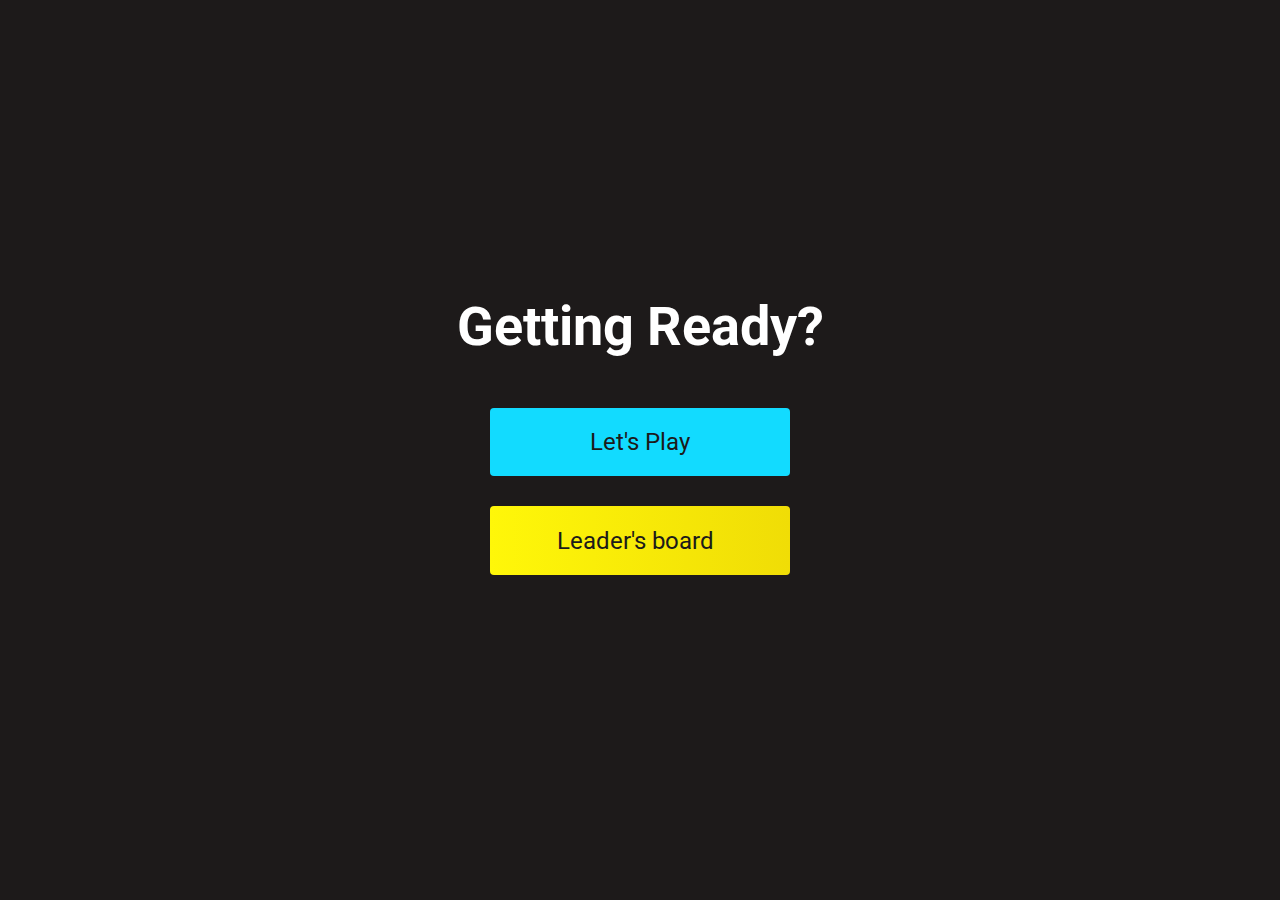
<file: index.html>
<!DOCTYPE html>
<html lang="en">
<head>
    <meta charset="UTF-8">
    <meta name="viewport" content="width=device-width, initial-scale=1.0">
    <title>Finish</title>
    <link rel="stylesheet" href="./style.css">
    <link rel="stylesheet" href="https://cdnjs.cloudflare.com/ajax/libs/font-awesome/6.6.0/css/all.min.css" integrity="sha512-Kc323vGBEqzTmouAECnVceyQqyqdsSiqLQISBL29aUW4U/M7pSPA/gEUZQqv1cwx4OnYxTxve5UMg5GT6L4JJg==" crossorigin="anonymous" referrerpolicy="no-referrer" />

</head>
<body>
    <div class="container">
        <div id="home" class="flex-column flex-center">
            <h1>Getting Ready?</h1>
            <a href="./quiz.html" class="btn">Let's Play</a>
            <a href="./highscores.html" id="leaderboard-btn" class="btn">
                Leader's board <i class="fas fa-crown"></i>
            </a>
        </div>
    </div>
    
</body>
</html>
</file>
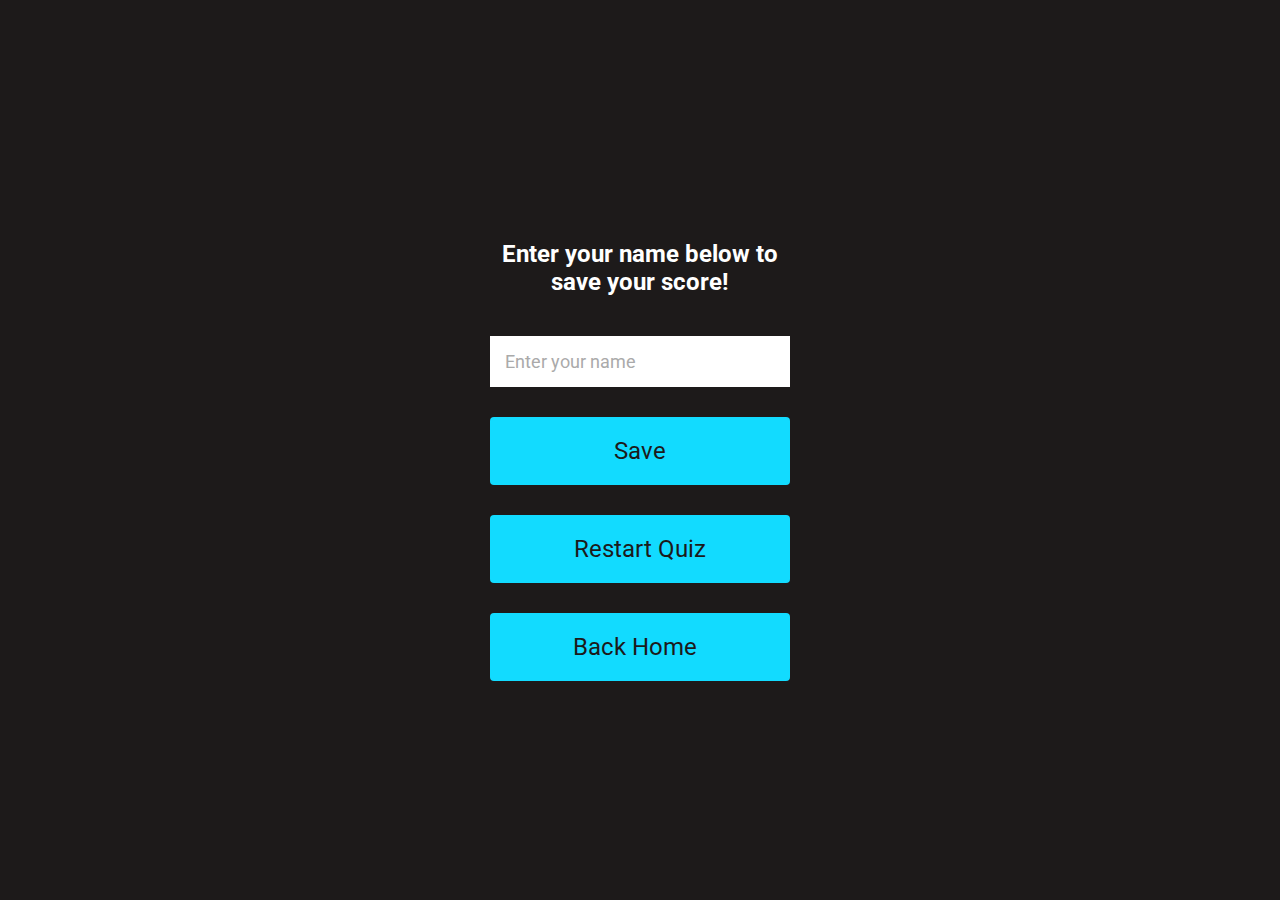
<file: end.html>
<!DOCTYPE html>
<html lang="en">
<head>
    <meta charset="UTF-8">
    <meta name="viewport" content="width=device-width, initial-scale=1.0">
    <title>Quiz Task</title>
    <link rel="stylesheet" href="./style.css">
    <link rel="stylesheet" href="https://cdnjs.cloudflare.com/ajax/libs/font-awesome/6.6.0/css/all.min.css" integrity="sha512-Kc323vGBEqzTmouAECnVceyQqyqdsSiqLQISBL29aUW4U/M7pSPA/gEUZQqv1cwx4OnYxTxve5UMg5GT6L4JJg==" crossorigin="anonymous" referrerpolicy="no-referrer" />

</head>
<body>
    <div class="container">
        <div id="finish" class="flex-center flex-column">
            <h1 id="finalscore">0</h1>
            <form class="end-form-container">
                <h2 id="end-text">Enter your name below to save your score!</h2>
                <input type="text" name="name" id="username" placeholder="Enter your name">
                <button class="btn" id="saveScoreBtn" type="submit" onclick="saveHighScore(event)" disabled>Save</button>
            </form>
            <a href="/quiz.html" class="btn">Restart Quiz</a>
            <a href="/" class="btn">Back Home<i class="fas fa-home"></i></a>
        </div>
    </div>

    <script src="end.js"></script>
</body>
</html>
</file>
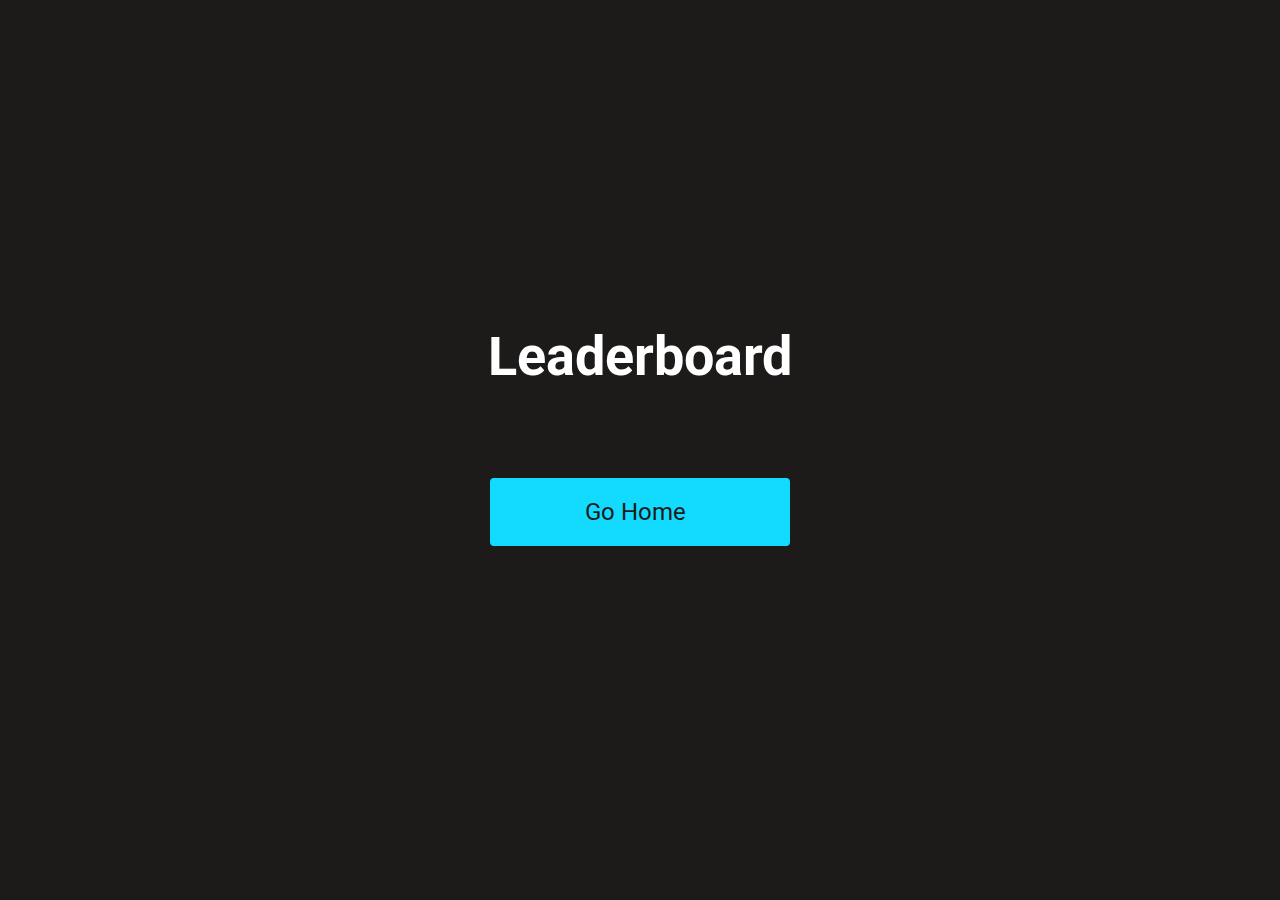
<file: highscores.html>
<!DOCTYPE html>
<html lang="en">
<head>
    <meta charset="UTF-8">
    <meta name="viewport" content="width=device-width, initial-scale=1.0">
    <title>Leader Borad</title>
    <link rel="stylesheet" href="style.css">
    <link rel="stylesheet" href="highscores.css">
    <link rel="stylesheet" href="https://cdnjs.cloudflare.com/ajax/libs/font-awesome/6.6.0/css/all.min.css" integrity="sha512-Kc323vGBEqzTmouAECnVceyQqyqdsSiqLQISBL29aUW4U/M7pSPA/gEUZQqv1cwx4OnYxTxve5UMg5GT6L4JJg==" crossorigin="anonymous" referrerpolicy="no-referrer" />

</head>
<body>

    <div class="container">
        <div id="highScores" class="flex-center flex-column">
            <h1 id="finalScore">Leaderboard</h1>
            <ul id="highScoresList"></ul>
            <a href="/" class="btn">Go Home<i class="fas fa-home"></i></a>
        </div>
    </div>
    

    <script src="/highscores.js"></script>
</body>
</html>
</file>
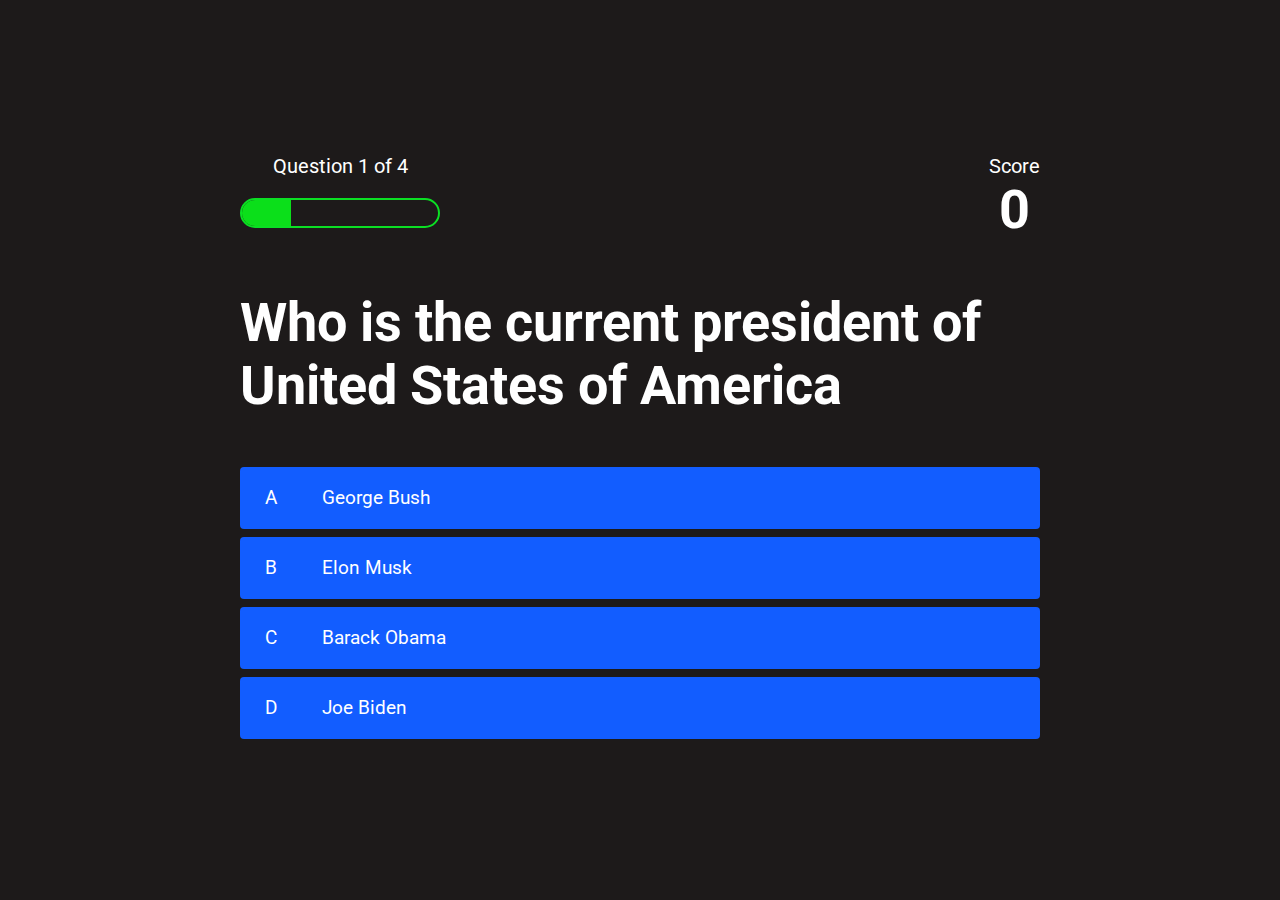
<file: quiz.html>
<!DOCTYPE html>
<html lang="en">
<head>
    <meta charset="UTF-8">
    <meta name="viewport" content="width=device-width, initial-scale=1.0">
    <title>Quiz Page</title>
    <link rel="stylesheet" href="./style.css">
    <link rel="stylesheet" href="./quiz.css">
</head>
<body>
    <div class="container">
        <div id="quiz" class="justify-center flex-column">

            <div id="hud">
                <div class="hud-item">
                    <p id="progressText" class="hud-prefix">
                        Question
                    </p>
                    <div id="progressBar">
                        <div id="progressBarFull"></div>
                    </div>
                </div>

                <div class="hud-item">
                    <p class="hud-prefix">
                        Score
                    </p>
                    <h1 class="hud-main-text" id="score">
                        0
                    </h1>
                </div>
            </div>

            <h1 id="question">What is the answer to the question</h1>
            <div class="choice-container">
                <p class="choice-prefix">A</p>
                <p class="choice-text" data-number="1">Choice</p>
            </div>

            <div class="choice-container">
                <p class="choice-prefix">B</p>
                <p class="choice-text" data-number="2">Choice 2</p>
            </div>

            <div class="choice-container">
                <p class="choice-prefix">C</p>
                <p class="choice-text" data-number="3">Choice 3</p>
            </div>

            <div class="choice-container">
                <p class="choice-prefix">D</p>
                <p class="choice-text" data-number="4">Choice 4</p>
            </div>

        </div>
    </div>

    <script src="quiz.js"></script>
</body>
</html>
</file>
<file: style.css>
@import url('https://fonts.googleapis.com/css2?family=Lato:ital,wght@0,100;0,300;0,400;0,700;0,900;1,100;1,300;1,400;1,700;1,900&family=Roboto:ital,wght@0,100;0,300;0,400;0,500;0,700;0,900;1,100;1,300;1,400;1,500;1,700;1,900&display=swap');

:root {
    background-color: rgba(29, 26, 26);
}

* {
    box-sizing: border-box;
    margin: 0;
    padding: 0;
    font-size: 62.5%;
    font-family: "Roboto", sans-serif;
}

h1 {
    font-size: 5.4rem;
    color: #fff;
    margin-bottom: 5rem;
}

h2 {
    font-size: 4.2rem;
    margin-bottom: 4rem;
}

.container {
    width: 100vw;
    height: 100vh;
    display: flex;
    justify-content: center;
    align-items: center;
    max-width: 80rem;
    margin: 0 auto;
    padding: 2rem;
}

.flex-column {
    display: flex;
    flex-direction: column;
}

.flex-center {
    justify-content: center;
    align-items: center;
}

.justify-center {
    justify-content: center;
}

.text-center {
    text-align: center;
}

.hidden {
    display: none;
}

.btn {
    font-size: 2.4rem;
    padding: 2rem 0;
    width: 30rem;
    text-align: center;
    margin-bottom: 3rem;
    text-decoration: none;
    color: rgb(28, 26, 26);
    background: linear-gradient(90deg, rgb(18, 219, 255) 0%, rgb(18, 219, 255) 100%);
    border-radius: 4px;
}

.btn:hover {
    cursor: pointer;
    box-shadow: 0 0.4rem 1.4rem 0 rgba(8, 114, 244, 0.6);
    transition: transform 150ms;
    transform: scale(1.03);
}

.btn[disabled]:hover {
    cursor: not-allowed;
    box-shadow: none;
    transform: none;
}

#leaderboard-btn {
    background: linear-gradient(90deg, rgb(255, 247, 9) 0%, rgb(240, 221, 6) 100%);
}

#leaderboard-btn:hover {
    box-shadow: 0 0.4rem 1.4rem 0 rgba(255,255,0,0.5);
}

.fa-crown {
    font-size: 2.5rem;
    margin-left: 1rem;
}

/* End Page Css */
.end-form-container {
    width: 100%;
    display: flex;
    flex-direction: column;
    align-items: center;
    max-width: 30rem;
}

input {
    margin-bottom: 1rem;
    width: 20rem;
    padding: 1.5rem;
    font-size: 1.8rem;
    border: none;
    box-sizing: 0 0.1rem 1.4rem 0 rgba(85, 185, 235, 0.5);
}

input::placeholder {
    color: #aaa;
}

#username {
    margin-bottom: 3rem;
    width: 100%;
    outline: none;
}

#end-text {
    font-size: 2.4rem;
    color: #fff;
    text-align: center;
}

#saveScoreBtn {
    border: none;
}

.fa-home {
    margin-left: 1rem;
    font-size: 2rem;
    color: rgb(28, 26, 26);
}
</file>
<file: highscores.css>
body {
    color: #fff;
 }

 #highScoresList {
    list-style: none;
    margin-bottom: 4rem;
 }

 .high-score {
    font-size: 2.8rem;
    margin-bottom: 0.5rem;
 }
</file>
<file: quiz.css>
body {
    color: #fff;
}

.choice-container {
    display: flex;
    margin-bottom: 0.8rem;
    width: 100%;
    border-radius: 4px;
    background: rgb(18, 93, 255);
    font-size: 3rem;
    min-width: 80rem;
}

.choice-container:hover {
    cursor: pointer;
    box-shadow: 0 0.4rem 1.4rem 0 rgba(6, 103, 247, 0.5);
    transform: scale(1.02);
    transform: transform 100ms;
}

.choice-prefix {
    padding: 2rem 2.5rem;
    color: white;
}

.choice-text {
    padding: 2rem;
    width: 100%;
}

.correct {
    background: linear-gradient(32deg, rgba(11,223,36) 0%, rgb(41, 232, 111) 100%);
}

.incorrect {
    background: linear-gradient(32deg, rgba(230,29,29,1) 0%, rgb(224,11,11,1) 100%);
}

/* Heads up Display*/

#hud {
    display: flex;
    justify-content: space-between;
}

.hud-prefix {
    text-align: center;
    font-size: 2rem;
}

.hud-main-text {
    text-align: center;
}

#progressBar {
    width: 20rem;
    height: 3rem;
    border: 0.2rem solid rgba(11,223,36);
    margin-top: 2rem;
    border-radius: 50px;
    overflow: hidden;
}

#progressBarFull {
    height: 100%;
    background: rgb(11, 223, 26);
    width: 0%;
}

@media screen and (max-width: 760px) {
    .choice-container {
        min-width: 40rem;
    }
}
</file>
